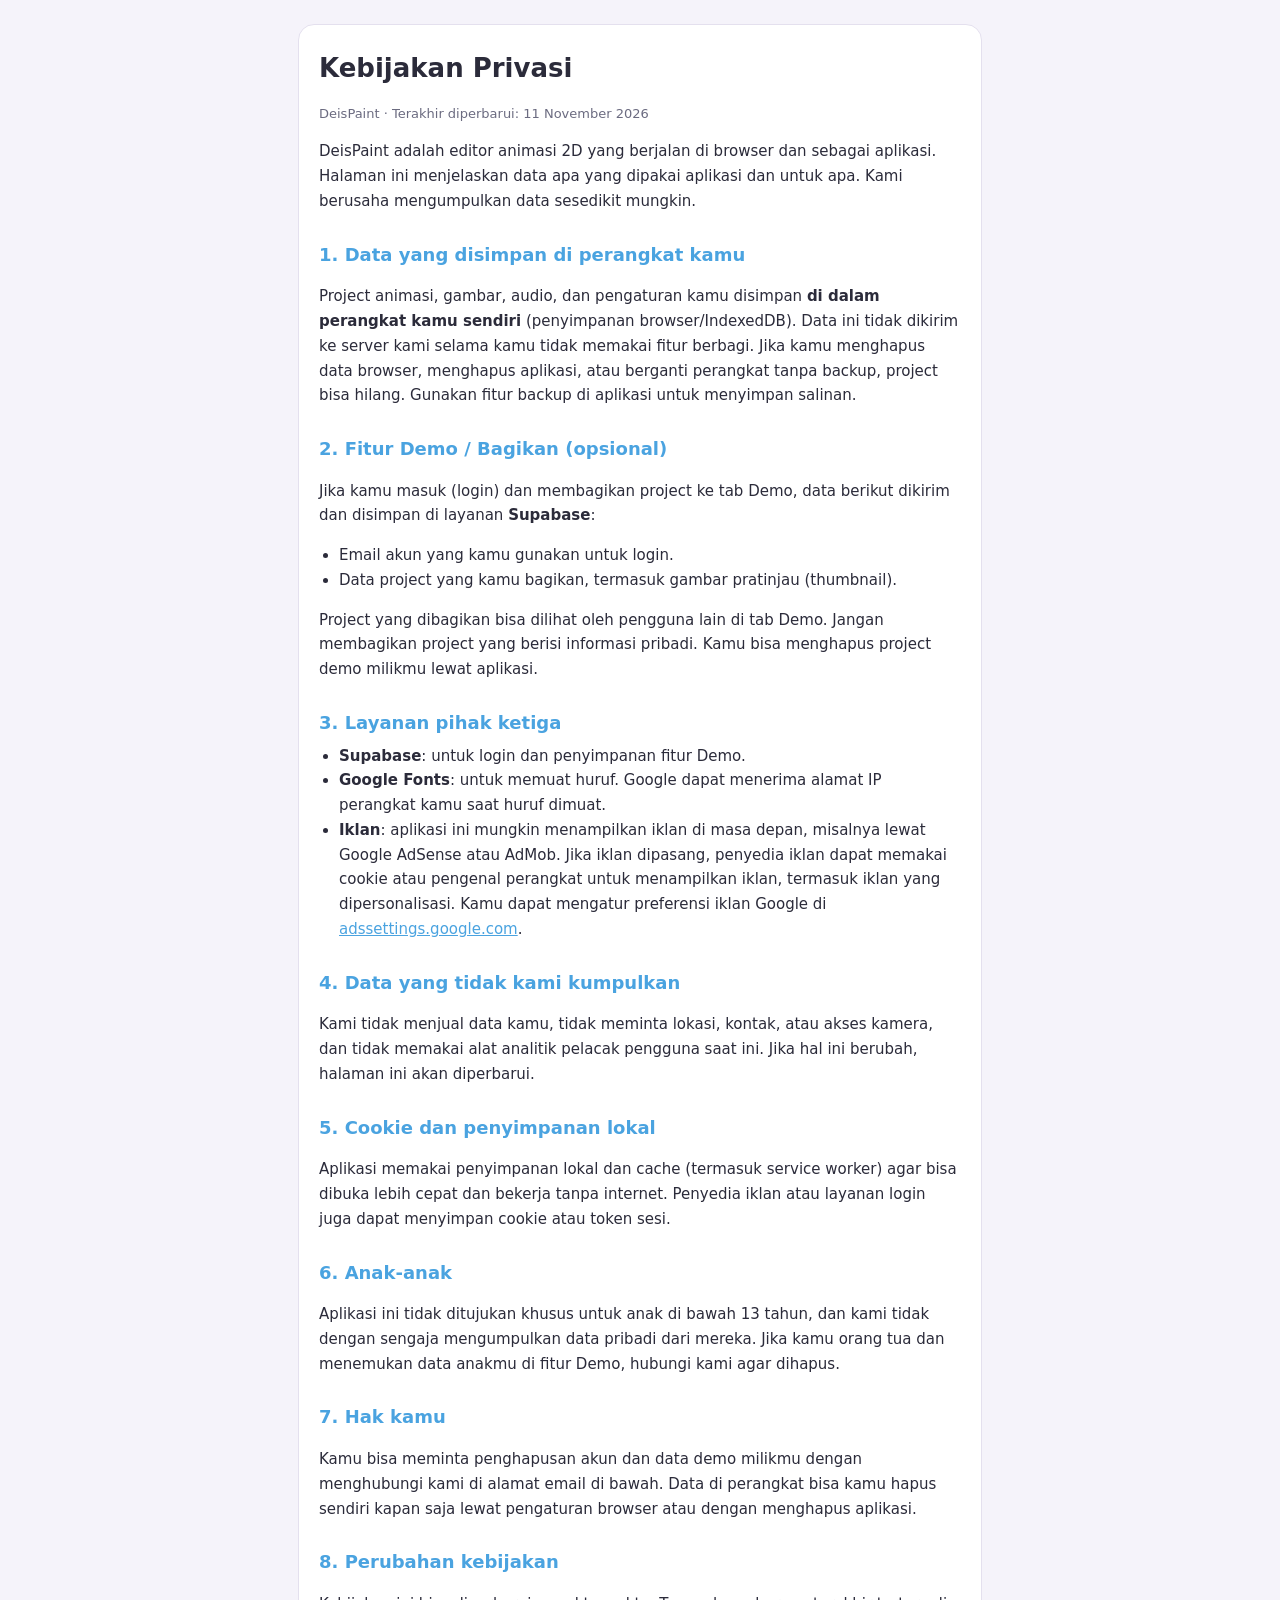
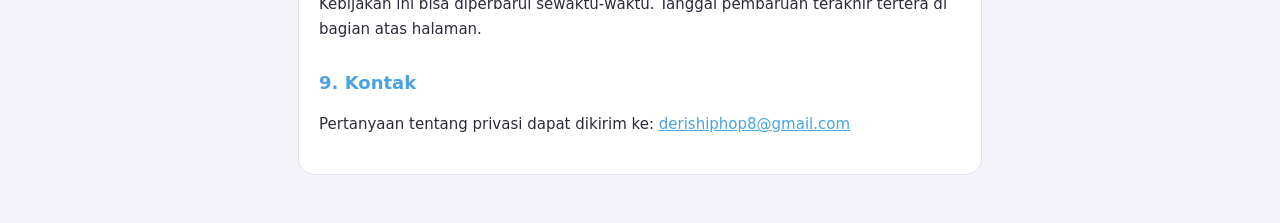
<file: privacy.html>
<!DOCTYPE html>
<html lang="id">
<head>
<meta charset="utf-8">
<meta name="viewport" content="width=device-width, initial-scale=1">
<title>Kebijakan Privasi - DeisPaint</title>
<style>
  :root{--bg:#f5f3fa;--card:#ffffff;--text:#2b2b3a;--muted:#6b6b80;--accent:#4aa3e0;--line:#e4e0ee}
  @media (prefers-color-scheme: dark){
    :root{--bg:#17171f;--card:#20202b;--text:#ececf4;--muted:#a0a0b5;--accent:#7dc0f0;--line:#33334a}
  }
  *{box-sizing:border-box}
  body{margin:0;background:var(--bg);color:var(--text);font-family:system-ui,-apple-system,"Segoe UI",Roboto,sans-serif;line-height:1.65}
  main{max-width:720px;margin:0 auto;padding:24px 18px 48px}
  .card{background:var(--card);border:1px solid var(--line);border-radius:16px;padding:22px 20px}
  h1{font-size:26px;margin:0 0 4px}
  h2{font-size:18px;margin:26px 0 6px;color:var(--accent)}
  p,li{font-size:15px}
  ul{padding-left:20px;margin:6px 0}
  .muted{color:var(--muted);font-size:13px}
  a{color:var(--accent)}
</style>
</head>
<body>
<main>
  <div class="card">
    <h1>Kebijakan Privasi</h1>
    <p class="muted">DeisPaint &middot; Terakhir diperbarui: 11 November 2026</p>

    <p>DeisPaint adalah editor animasi 2D yang berjalan di browser dan sebagai aplikasi. Halaman ini menjelaskan data apa yang dipakai aplikasi dan untuk apa. Kami berusaha mengumpulkan data sesedikit mungkin.</p>

    <h2>1. Data yang disimpan di perangkat kamu</h2>
    <p>Project animasi, gambar, audio, dan pengaturan kamu disimpan <strong>di dalam perangkat kamu sendiri</strong> (penyimpanan browser/IndexedDB). Data ini tidak dikirim ke server kami selama kamu tidak memakai fitur berbagi. Jika kamu menghapus data browser, menghapus aplikasi, atau berganti perangkat tanpa backup, project bisa hilang. Gunakan fitur backup di aplikasi untuk menyimpan salinan.</p>

    <h2>2. Fitur Demo / Bagikan (opsional)</h2>
    <p>Jika kamu masuk (login) dan membagikan project ke tab Demo, data berikut dikirim dan disimpan di layanan <strong>Supabase</strong>:</p>
    <ul>
      <li>Email akun yang kamu gunakan untuk login.</li>
      <li>Data project yang kamu bagikan, termasuk gambar pratinjau (thumbnail).</li>
    </ul>
    <p>Project yang dibagikan bisa dilihat oleh pengguna lain di tab Demo. Jangan membagikan project yang berisi informasi pribadi. Kamu bisa menghapus project demo milikmu lewat aplikasi.</p>

    <h2>3. Layanan pihak ketiga</h2>
    <ul>
      <li><strong>Supabase</strong>: untuk login dan penyimpanan fitur Demo.</li>
      <li><strong>Google Fonts</strong>: untuk memuat huruf. Google dapat menerima alamat IP perangkat kamu saat huruf dimuat.</li>
      <li><strong>Iklan</strong>: aplikasi ini mungkin menampilkan iklan di masa depan, misalnya lewat Google AdSense atau AdMob. Jika iklan dipasang, penyedia iklan dapat memakai cookie atau pengenal perangkat untuk menampilkan iklan, termasuk iklan yang dipersonalisasi. Kamu dapat mengatur preferensi iklan Google di <a href="https://adssettings.google.com" rel="noopener">adssettings.google.com</a>.</li>
    </ul>

    <h2>4. Data yang tidak kami kumpulkan</h2>
    <p>Kami tidak menjual data kamu, tidak meminta lokasi, kontak, atau akses kamera, dan tidak memakai alat analitik pelacak pengguna saat ini. Jika hal ini berubah, halaman ini akan diperbarui.</p>

    <h2>5. Cookie dan penyimpanan lokal</h2>
    <p>Aplikasi memakai penyimpanan lokal dan cache (termasuk service worker) agar bisa dibuka lebih cepat dan bekerja tanpa internet. Penyedia iklan atau layanan login juga dapat menyimpan cookie atau token sesi.</p>

    <h2>6. Anak-anak</h2>
    <p>Aplikasi ini tidak ditujukan khusus untuk anak di bawah 13 tahun, dan kami tidak dengan sengaja mengumpulkan data pribadi dari mereka. Jika kamu orang tua dan menemukan data anakmu di fitur Demo, hubungi kami agar dihapus.</p>

    <h2>7. Hak kamu</h2>
    <p>Kamu bisa meminta penghapusan akun dan data demo milikmu dengan menghubungi kami di alamat email di bawah. Data di perangkat bisa kamu hapus sendiri kapan saja lewat pengaturan browser atau dengan menghapus aplikasi.</p>

    <h2>8. Perubahan kebijakan</h2>
    <p>Kebijakan ini bisa diperbarui sewaktu-waktu. Tanggal pembaruan terakhir tertera di bagian atas halaman.</p>

    <h2>9. Kontak</h2>
    <p>Pertanyaan tentang privasi dapat dikirim ke: <a href="mailto:derishiphop8@gmail.com">derishiphop8@gmail.com</a></p>
  </div>
</main>
</body>
</html>
</file>
